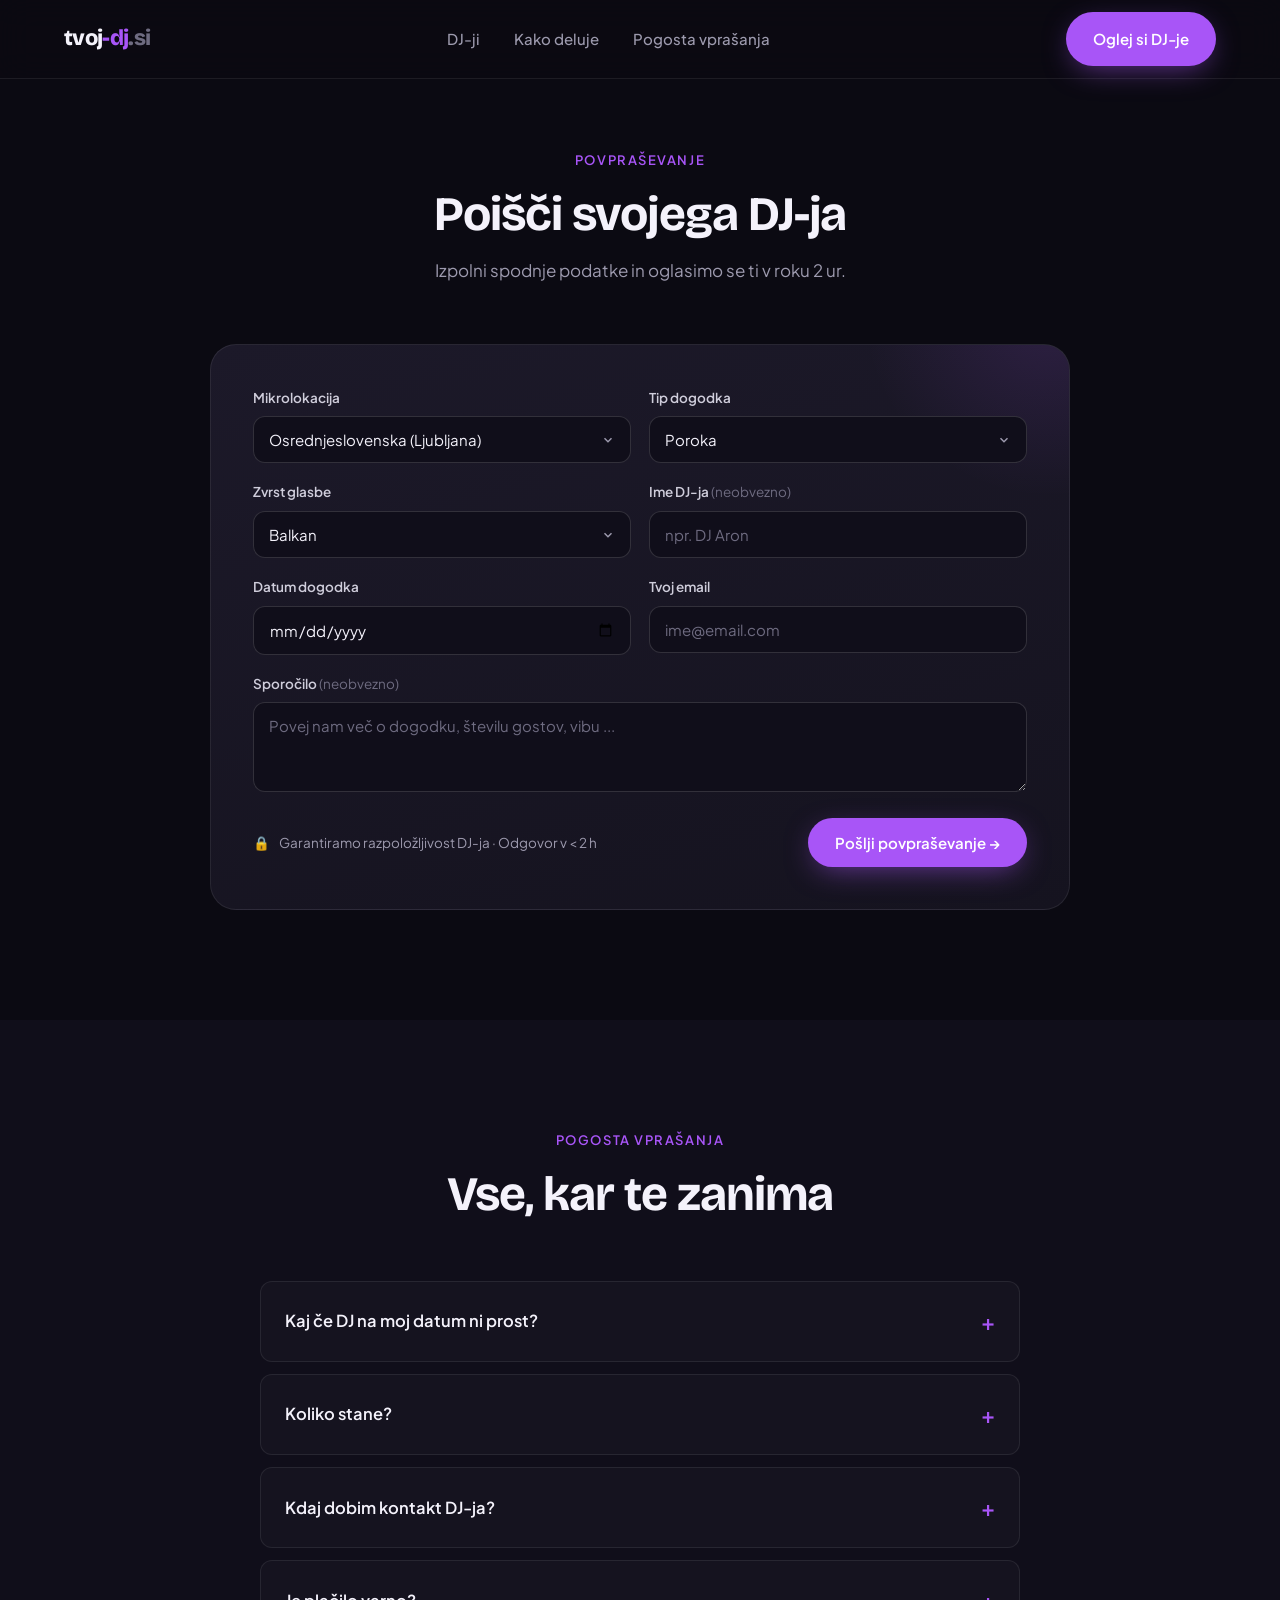
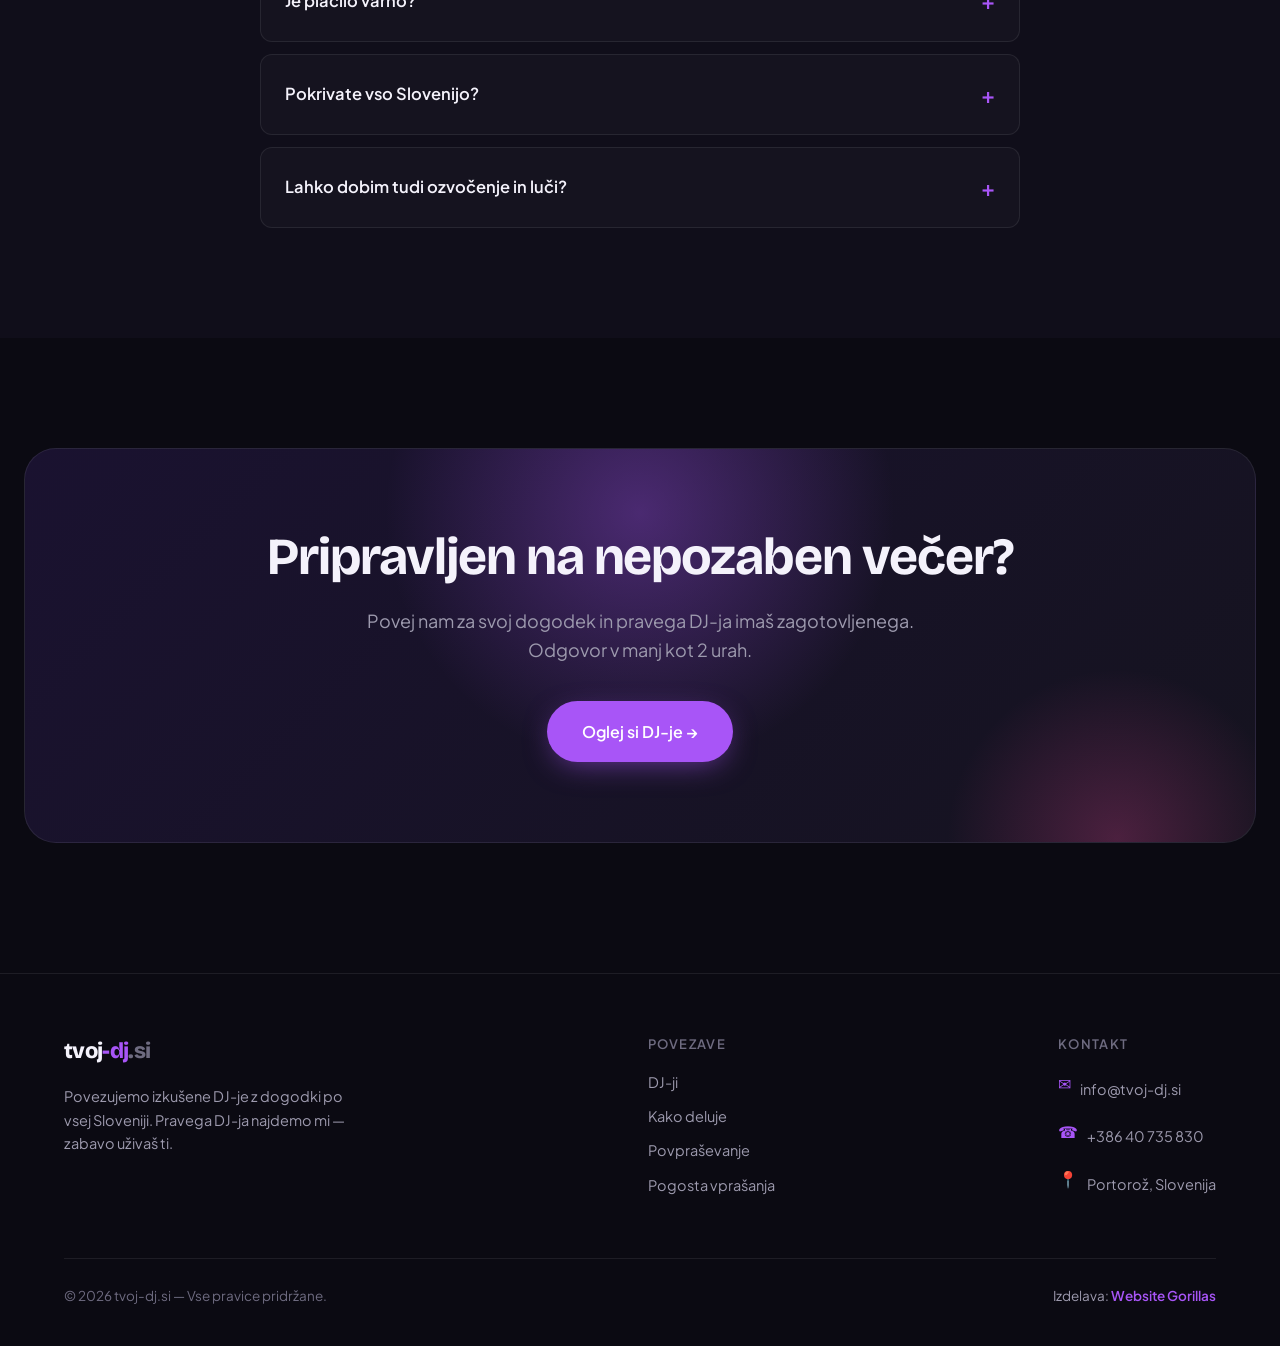
<file: povprasevanje.html>
<!DOCTYPE html>
<html lang="sl">
<head>
<meta charset="UTF-8">
<meta name="viewport" content="width=device-width, initial-scale=1.0">
<title>Povpraševanje — tvoj-dj.si</title>
<meta name="description" content="Pošlji povpraševanje za DJ-ja. Izberi lokacijo, tip dogodka in zvrst glasbe. Odgovor v manj kot 2 urah.">
<link rel="icon" href="data:image/svg+xml,<svg xmlns='http://www.w3.org/2000/svg' viewBox='0 0 100 100'><rect width='100' height='100' rx='22' fill='%230B0A12'/><text x='50' y='68' font-size='58' font-weight='800' fill='%23A855F7' text-anchor='middle' font-family='Arial'>dj</text></svg>">
<link rel="preconnect" href="https://fonts.googleapis.com">
<link rel="preconnect" href="https://fonts.gstatic.com" crossorigin>
<link href="https://fonts.googleapis.com/css2?family=Bricolage+Grotesque:opsz,wght@12..96,500;12..96,600;12..96,700;12..96,800&family=Plus+Jakarta+Sans:wght@400;500;600;700&display=swap" rel="stylesheet">
<link rel="stylesheet" href="assets/css/style.css">
</head>
<body>

<!-- NAV -->
<nav id="nav" class="scrolled">
  <div class="wrap nav-inner">
    <a href="index.html" class="logo">tvoj<span class="a">-dj</span><span class="b">.si</span></a>
    <div class="nav-links">
      <a href="dj-ji.html">DJ-ji</a>
      <a href="index.html#kako">Kako deluje</a>
      <a href="index.html#faq">Pogosta vprašanja</a>
    </div>
    <div class="nav-cta">
      <a href="dj-ji.html" class="btn btn-primary">Oglej si DJ-je</a>
    </div>
  </div>
</nav>

<!-- POVPRAŠEVANJE -->
<section class="section-pad" style="padding-top:150px">
  <div class="wrap">
    <div class="section-head">
      <div class="eyebrow">Povpraševanje</div>
      <h2>Poišči svojega DJ-ja</h2>
      <p>Izpolni spodnje podatke in oglasimo se ti v roku 2 ur.</p>
    </div>
    <div class="form-wrap">
      <div class="form-card">
        <div id="formFields">
          <div class="form-grid">
            <div class="fg">
              <label>Mikrolokacija</label>
              <select>
                <option>Osrednjeslovenska (Ljubljana)</option>
                <option>Obalno-kraška (Koper, Portorož)</option>
                <option>Gorenjska (Kranj, Bled)</option>
                <option>Savinjska (Celje, Velenje)</option>
                <option>Podravska (Maribor, Ptuj)</option>
                <option>Goriška (Nova Gorica)</option>
                <option>Jugovzhodna Slovenija (Novo mesto)</option>
                <option>Pomurska (Murska Sobota)</option>
                <option>Primorsko-notranjska (Postojna)</option>
                <option>Zasavska (Trbovlje)</option>
                <option>Posavska (Krško, Brežice)</option>
                <option>Koroška (Slovenj Gradec)</option>
                <option>Cela Slovenija</option>
              </select>
            </div>
            <div class="fg">
              <label>Tip dogodka</label>
              <select><option>Poroka</option><option>Rojstni dan</option><option>Korporativni dogodek</option><option>Klubska noč</option><option>Zasebna zabava</option><option>Hotel / Resort</option></select>
            </div>
            <div class="fg">
              <label>Zvrst glasbe</label>
              <select>
                <option>Balkan</option>
                <option>Slovenska glasba / Narodno-zabavna</option>
                <option>Pop / Komercialno</option>
                <option>House / Tech house</option>
                <option>Hip-hop / R&B / Trap</option>
                <option>Latino / Reggaeton</option>
                <option>Techno</option>
                <option>EDM / Dance</option>
                <option>Rock / Pop-rock</option>
                <option>Evergreen / 80s, 90s</option>
                <option>Open format / Mešano</option>
                <option>Ni pomembno / Po dogovoru</option>
              </select>
            </div>
            <div class="fg">
              <label>Ime DJ-ja <span style="color:var(--muted-2);font-weight:400">(neobvezno)</span></label>
              <input type="text" id="djNameField" placeholder="npr. DJ Aron">
            </div>
            <div class="fg">
              <label>Datum dogodka</label>
              <input type="date">
            </div>
            <div class="fg">
              <label>Tvoj email</label>
              <input type="email" placeholder="ime@email.com">
            </div>
            <div class="fg full">
              <label>Sporočilo <span style="color:var(--muted-2);font-weight:400">(neobvezno)</span></label>
              <textarea placeholder="Povej nam več o dogodku, številu gostov, vibu ..."></textarea>
            </div>
          </div>
          <div class="form-footer">
            <div class="trust"><span class="ic">🔒</span> Garantiramo razpoložljivost DJ-ja · Odgovor v &lt; 2 h</div>
            <button class="btn btn-primary" onclick="submitForm()">Pošlji povpraševanje →</button>
          </div>
        </div>
        <div class="form-success" id="formSuccess">
          <div class="check">✓</div>
          <h3>Hvala za povpraševanje!</h3>
          <p>Oglasimo se ti na email v roku 2 ur z razpoložljivostjo in ponudbo.</p>
        </div>
      </div>
    </div>
  </div>
</section>

<!-- FAQ -->
<section id="faq" class="section-pad" style="background:var(--bg-2)">
  <div class="wrap">
    <div class="section-head">
      <div class="eyebrow">Pogosta vprašanja</div>
      <h2>Vse, kar te zanima</h2>
    </div>
    <div class="faq-wrap">
      <details class="faq"><summary>Kaj če DJ na moj datum ni prost?<span class="plus">+</span></summary>
        <div class="ans">Brez skrbi — če tvoj prvi izbor ni prost, ti predlagamo ustrezno zamenjavo iz naše ekipe, ki ustreza istemu vibu in žanru. Garantiramo, da boš dobil DJ-ja, 100 %.</div></details>
      <details class="faq"><summary>Koliko stane?<span class="plus">+</span></summary>
        <div class="ans">Cena je odvisna od tipa dogodka, trajanja, lokacije in izbranega DJ-ja. Povpraševanje je popolnoma brezplačno in te k ničemur ne zavezuje — pošljemo ti jasno ponudbo.</div></details>
      <details class="faq"><summary>Kdaj dobim kontakt DJ-ja?<span class="plus">+</span></summary>
        <div class="ans">Takoj po plačilu avansa. Avans zaklene tvoj termin, nato ti samodejno pošljemo direktni kontakt DJ-ja, ki te bo kontaktiral pred dogodkom za koordinacijo.</div></details>
      <details class="faq"><summary>Je plačilo varno?<span class="plus">+</span></summary>
        <div class="ans">Da. Plačilo poteka prek Stripe — varne, mednarodno priznane platforme. Ni ti treba deliti podatkov kartice z DJ-jem in ne potrebuješ IBAN-a.</div></details>
      <details class="faq"><summary>Pokrivate vso Slovenijo?<span class="plus">+</span></summary>
        <div class="ans">Da, organiziramo DJ-je po vsej Sloveniji. Še posebej dobro pokrivamo Obalo in Portorož, kjer smo doma.</div></details>
      <details class="faq"><summary>Lahko dobim tudi ozvočenje in luči?<span class="plus">+</span></summary>
        <div class="ans">Seveda. Ozvočenje in osvetlitev lahko vključimo kot usklajen paket, tako da je vse od zvoka do svetlobe iz ene roke in brez tehničnih zapletov.</div></details>
    </div>
  </div>
</section>

<!-- FINAL CTA -->
<section class="section-pad" style="padding-bottom:30px">
  <div class="final">
    <video class="final-video" autoplay muted loop playsinline>
      <source src="assets/media/hero.mp4" type="video/mp4">
    </video>
    <div class="final-inner">
      <h2>Pripravljen na nepozaben večer?</h2>
      <p>Povej nam za svoj dogodek in pravega DJ-ja imaš zagotovljenega. Odgovor v manj kot 2 urah.</p>
      <a href="dj-ji.html" class="btn btn-primary btn-lg">Oglej si DJ-je →</a>
    </div>
  </div>
</section>

<!-- FOOTER -->
<footer>
  <div class="wrap">
    <div class="foot-grid">
      <div class="foot-brand">
        <a href="index.html" class="logo">tvoj<span class="a">-dj</span><span class="b">.si</span></a>
        <p>Povezujemo izkušene DJ-je z dogodki po vsej Sloveniji. Pravega DJ-ja najdemo mi — zabavo uživaš ti.</p>
      </div>
      <div class="foot-col">
        <h4>Povezave</h4>
        <a href="dj-ji.html">DJ-ji</a>
        <a href="index.html#kako">Kako deluje</a>
        <a href="povprasevanje.html">Povpraševanje</a>
        <a href="index.html#faq">Pogosta vprašanja</a>
      </div>
      <div class="foot-col">
        <h4>Kontakt</h4>
        <a href="mailto:info@tvoj-dj.si"><span class="ic">✉</span>info@tvoj-dj.si</a>
        <a href="tel:+38640735830"><span class="ic">☎</span>+386 40 735 830</a>
        <span><span class="ic">📍</span>Portorož, Slovenija</span>
      </div>
    </div>
    <div class="foot-bottom">
      <span>© 2026 tvoj-dj.si — Vse pravice pridržane.</span>
      <span class="gorillas">Izdelava: <a href="https://www.websitegorillas.si/" target="_blank" rel="noopener"><b>Website Gorillas</b></a></span>
    </div>
  </div>
</footer>

<script src="assets/js/form.js"></script>
<script>
  // prenos imena DJ-ja iz URL-ja (?dj=DJ%20Aron)
  const params = new URLSearchParams(window.location.search);
  const djName = params.get('dj');
  if (djName) document.getElementById('djNameField').value = djName;
</script>
<script src="assets/js/video.js"></script>
</body>
</html>
</file>
<file: assets/css/style.css>
:root{
  --bg:#0B0A12;
  --bg-2:#100E1A;
  --surface:#15131F;
  --surface-2:#1C1929;
  --inset:#211D31;
  --border:rgba(255,255,255,0.08);
  --border-2:rgba(255,255,255,0.14);
  --accent:#A855F7;
  --accent-2:#EC4899;
  --accent-soft:rgba(168,85,247,0.14);
  --text:#F4F2FB;
  --muted:#9D9AAE;
  --muted-2:#6E6B80;
  --radius:20px;
  --radius-sm:12px;
  --display:'Bricolage Grotesque',sans-serif;
  --body:'Plus Jakarta Sans',sans-serif;
  --maxw:1200px;
}
*{margin:0;padding:0;box-sizing:border-box}
html{scroll-behavior:smooth}
body{
  background:var(--bg);
  color:var(--text);
  font-family:var(--body);
  line-height:1.6;
  -webkit-font-smoothing:antialiased;
  overflow-x:hidden;
}
a{color:inherit;text-decoration:none}
h1,h2,h3{font-family:var(--display);font-weight:700;line-height:1.08;letter-spacing:-0.02em}
.wrap{max-width:var(--maxw);margin:0 auto;padding:0 24px}
.eyebrow{
  font-family:var(--body);font-weight:600;font-size:13px;letter-spacing:0.12em;
  text-transform:uppercase;color:var(--accent);margin-bottom:18px;
}
.btn{
  display:inline-flex;align-items:center;gap:8px;font-family:var(--body);
  font-weight:600;font-size:15px;padding:14px 26px;border-radius:999px;
  cursor:pointer;border:1px solid transparent;transition:.22s ease;white-space:nowrap;
}
.btn-primary{background:var(--accent);color:#fff;box-shadow:0 8px 30px -8px rgba(168,85,247,.6)}
.btn-primary:hover{background:#9333EA;transform:translateY(-2px);box-shadow:0 14px 40px -10px rgba(168,85,247,.7)}
.btn-ghost{background:rgba(255,255,255,.06);color:#fff;border-color:var(--border-2);backdrop-filter:blur(8px)}
.btn-ghost:hover{background:rgba(255,255,255,.12);transform:translateY(-2px)}
.btn-lg{padding:17px 34px;font-size:16px}

/* ---------- NAV ---------- */
nav{
  position:fixed;top:0;left:0;right:0;z-index:100;
  padding:18px 0;transition:.3s ease;
}
nav.scrolled{background:rgba(11,10,18,.82);backdrop-filter:blur(16px);border-bottom:1px solid var(--border);padding:12px 0}
.nav-inner{display:flex;align-items:center;justify-content:space-between}
.logo{font-family:var(--display);font-weight:800;font-size:22px;letter-spacing:-0.03em}
.logo .a{color:var(--accent)}
.logo .b{color:var(--muted-2)}
.nav-links{display:flex;align-items:center;gap:34px}
.nav-links a{font-size:15px;color:var(--muted);font-weight:500;transition:.2s}
.nav-links a:hover{color:var(--text)}
.nav-cta{display:flex;align-items:center;gap:18px}
.menu-btn{display:none;background:none;border:none;color:#fff;font-size:26px;cursor:pointer}
@media(max-width:860px){
  .nav-links{display:none}
  .menu-btn{display:none}
  .nav-cta .btn{display:inline-flex;padding:9px 16px;font-size:13px}
}

/* ---------- HERO ---------- */
.hero{position:relative;min-height:100vh;display:flex;align-items:center;overflow:hidden}
.hero video{position:absolute;inset:0;width:100%;height:100%;object-fit:cover;z-index:0}
.hero-overlay{position:absolute;inset:0;z-index:1;
  background:
    radial-gradient(120% 90% at 50% 10%, rgba(11,10,18,.30) 0%, rgba(11,10,18,.72) 55%, rgba(11,10,18,.96) 100%),
    linear-gradient(180deg, rgba(11,10,18,.55) 0%, rgba(11,10,18,.30) 40%, var(--bg) 100%);
}
.hero-content{position:relative;z-index:2;width:100%;padding:120px 0 80px;text-align:center}
.badge{
  display:inline-flex;align-items:center;gap:9px;font-size:13.5px;font-weight:600;
  padding:8px 18px;border-radius:999px;color:#EFD9FF;
  background:var(--accent-soft);border:1px solid rgba(168,85,247,.3);margin-bottom:30px;
}
.badge .dot{width:8px;height:8px;border-radius:50%;background:#22C55E;box-shadow:0 0 10px #22C55E;animation:pulse-dot 2s ease-in-out infinite}
@keyframes pulse-dot{0%,100%{opacity:1;box-shadow:0 0 8px #22C55E}50%{opacity:.5;box-shadow:0 0 16px #22C55E}}
.hero h1{
  font-size:clamp(38px,6.2vw,76px);max-width:14ch;margin:0 auto 26px;font-weight:800;
}
.hero h1 .grad{
  background:linear-gradient(100deg,#C77DFF 0%,#A855F7 40%,#EC4899 100%);
  -webkit-background-clip:text;background-clip:text;-webkit-text-fill-color:transparent;
}
.hero p.sub{font-size:clamp(16px,1.7vw,20px);color:#CFCDDB;max-width:60ch;margin:0 auto 40px;font-weight:400}
.hero-ctas{display:flex;gap:14px;justify-content:center;flex-wrap:wrap}

/* page-load reveal */
.reveal{opacity:0;transform:translateY(22px);animation:rise .8s cubic-bezier(.2,.7,.2,1) forwards}
@keyframes rise{to{opacity:1;transform:none}}
.d1{animation-delay:.05s}.d2{animation-delay:.18s}.d3{animation-delay:.31s}.d4{animation-delay:.44s}.d5{animation-delay:.57s}
@media(prefers-reduced-motion:reduce){.reveal{animation:none;opacity:1;transform:none}}

/* ---------- SECTION SHELL ---------- */
section{position:relative}
.section-pad{padding:110px 0}
.section-head{text-align:center;max-width:680px;margin:0 auto 60px}
.section-head h2{font-size:clamp(30px,4vw,48px);margin-bottom:16px}
.section-head p{color:var(--muted);font-size:17px}

/* ---------- KAKO DELUJE ---------- */
.steps-grid{display:grid;grid-template-columns:repeat(4,1fr);gap:20px}
@media(max-width:980px){.steps-grid{grid-template-columns:repeat(2,1fr)}}
@media(max-width:560px){.steps-grid{grid-template-columns:1fr}}
.step-card{
  background:linear-gradient(165deg,var(--surface-2) 0%,var(--surface) 100%);
  border:1px solid var(--border);border-radius:var(--radius);padding:26px 24px;
  position:relative;overflow:hidden;transition:.28s ease;
  display:flex;flex-direction:column;
}
.step-card:hover{transform:translateY(-5px);border-color:rgba(168,85,247,.35)}
.step-card::before{content:"";position:absolute;inset:0;background:radial-gradient(80% 60% at 0 0,var(--accent-soft),transparent 70%);opacity:0;transition:.3s}
.step-card:hover::before{opacity:1}
.step-top{display:flex;align-items:flex-start;gap:16px}
.step-num{
  font-family:var(--display);font-weight:800;font-size:30px;line-height:1;
  background:var(--inset);color:var(--accent);padding:12px 14px;border-radius:14px;
  border:1px solid rgba(168,85,247,.22);flex-shrink:0;
}
.step-card h3{font-size:20px;font-weight:700;padding-top:6px}
.step-card p{color:var(--muted);font-size:14.5px;margin-top:16px}
.steps-note{
  text-align:center;margin-top:38px;color:var(--muted);font-size:15px;
  display:flex;align-items:center;justify-content:center;gap:10px;flex-wrap:wrap;
}
.steps-note b{color:var(--text);font-weight:600}
.steps-note .ic{color:var(--accent)}

/* ---------- FORM ---------- */
.form-wrap{max-width:860px;margin:0 auto}
.form-card{
  background:linear-gradient(165deg,var(--surface-2),var(--surface));
  border:1px solid var(--border);border-radius:26px;padding:42px;position:relative;overflow:hidden;
}
.form-card::after{content:"";position:absolute;top:-40%;right:-20%;width:380px;height:380px;
  background:radial-gradient(circle,var(--accent-soft),transparent 70%);pointer-events:none}
.form-grid{display:grid;grid-template-columns:1fr 1fr;gap:18px;position:relative;z-index:1}
.fg{display:flex;flex-direction:column;gap:8px}
.fg.full{grid-column:1/-1}
@media(max-width:640px){.form-grid{grid-template-columns:1fr}.form-card{padding:28px 22px}}
.fg label{font-size:13.5px;font-weight:600;color:#CFCDDB}
.fg input,.fg select,.fg textarea{
  font-family:var(--body);font-size:15px;color:var(--text);
  background:var(--bg-2);border:1px solid var(--border-2);border-radius:12px;
  padding:13px 15px;transition:.2s;width:100%;
}
.fg textarea{resize:vertical;min-height:90px}
.fg input::placeholder,.fg textarea::placeholder{color:var(--muted-2)}
.fg select{appearance:none;cursor:pointer;
  background-image:url("data:image/svg+xml,%3Csvg xmlns='http://www.w3.org/2000/svg' width='14' height='14' viewBox='0 0 24 24' fill='none' stroke='%239D9AAE' stroke-width='2.5'%3E%3Cpath d='M6 9l6 6 6-6'/%3E%3C/svg%3E");
  background-repeat:no-repeat;background-position:right 15px center;padding-right:40px;}
.fg input:focus,.fg select:focus,.fg textarea:focus{outline:none;border-color:var(--accent);box-shadow:0 0 0 3px var(--accent-soft)}
.form-footer{display:flex;align-items:center;justify-content:space-between;gap:18px;margin-top:26px;position:relative;z-index:1;flex-wrap:wrap}
.trust{display:flex;align-items:center;gap:9px;font-size:13.5px;color:var(--muted)}
.trust .ic{color:var(--accent)}
.form-success{display:none;text-align:center;padding:30px 10px;position:relative;z-index:1}
.form-success .check{width:64px;height:64px;border-radius:50%;background:var(--accent-soft);
  border:1px solid rgba(168,85,247,.3);display:flex;align-items:center;justify-content:center;
  margin:0 auto 20px;font-size:30px;color:var(--accent)}
.form-success h3{font-size:24px;margin-bottom:10px}
.form-success p{color:var(--muted)}

/* ---------- GALLERY ---------- */
.filters{display:flex;gap:10px;justify-content:center;flex-wrap:wrap;margin-bottom:40px}
.chip{
  font-family:var(--body);font-size:14px;font-weight:500;padding:9px 18px;border-radius:999px;
  background:var(--surface);border:1px solid var(--border);color:var(--muted);cursor:pointer;transition:.2s;
}
.chip:hover{color:var(--text);border-color:var(--border-2)}
.chip.active{background:var(--accent);color:#fff;border-color:var(--accent)}
.dj-grid{display:grid;grid-template-columns:repeat(3,1fr);gap:22px}
@media(max-width:900px){.dj-grid{grid-template-columns:repeat(2,1fr)}}
@media(max-width:560px){.dj-grid{grid-template-columns:1fr}}
.dj-card{
  background:var(--surface);border:1px solid var(--border);border-radius:var(--radius);
  overflow:hidden;transition:.28s ease;cursor:pointer;
}
.dj-card:hover{transform:translateY(-6px);border-color:rgba(168,85,247,.4)}
.dj-photo{aspect-ratio:4/3;position:relative;display:flex;align-items:center;justify-content:center;overflow:hidden}.dj-photo::after{content:"";position:absolute;inset:0;background:linear-gradient(180deg,transparent 40%,rgba(0,0,0,.5))}
.g1{background:linear-gradient(140deg,#3B1E63,#A855F7)}
.g2{background:linear-gradient(140deg,#1E2C63,#3B8BD4)}
.g3{background:linear-gradient(140deg,#63234A,#EC4899)}
.g4{background:linear-gradient(140deg,#1E4D45,#1D9E75)}
.g5{background:linear-gradient(140deg,#5A2A18,#D85A30)}
.g6{background:linear-gradient(140deg,#2A2350,#7F77DD)}
.dj-info{padding:20px}
.dj-info h3{font-size:19px;font-weight:700;margin-bottom:4px}
.dj-info .genre{color:var(--accent);font-size:14px;font-weight:500;margin-bottom:14px}
.dj-tags{display:flex;gap:7px;flex-wrap:wrap}
.tag{font-size:12px;padding:4px 12px;border-radius:999px;background:var(--inset);color:var(--muted);border:1px solid var(--border)}

/* ---------- RIGHT DJ SECTION ---------- */
.split{display:grid;grid-template-columns:1fr 1fr;gap:60px;align-items:center}
@media(max-width:860px){.split{grid-template-columns:1fr;gap:40px}}
.split-img{border-radius:24px;overflow:hidden;position:relative;aspect-ratio:4/4.3}
.split-img img{width:100%;height:100%;object-fit:cover;display:block}
.split-img::after{content:"";position:absolute;inset:0;box-shadow:inset 0 0 120px 10px rgba(11,10,18,.5);border-radius:24px}
.split-img .glow{position:absolute;inset:-2px;border-radius:26px;background:linear-gradient(130deg,var(--accent),var(--accent-2));z-index:-1;filter:blur(22px);opacity:.45}
.split-text h2{font-size:clamp(28px,3.6vw,44px);margin-bottom:20px}
.split-text>p{color:var(--muted);font-size:16.5px;margin-bottom:30px}
.checklist{display:flex;flex-direction:column;gap:16px}
.checklist li{display:flex;gap:14px;align-items:flex-start;list-style:none;font-size:15.5px}
.check-ic{flex-shrink:0;width:26px;height:26px;border-radius:8px;background:var(--accent-soft);
  border:1px solid rgba(168,85,247,.3);display:flex;align-items:center;justify-content:center;
  color:var(--accent);font-size:15px;margin-top:1px}

/* ---------- FAQ ---------- */
.faq-wrap{max-width:760px;margin:0 auto;display:flex;flex-direction:column;gap:12px}
.faq{background:var(--surface);border:1px solid var(--border);border-radius:var(--radius-sm);overflow:hidden;transition:.2s}
.faq[open]{border-color:rgba(168,85,247,.3)}
.faq summary{
  list-style:none;cursor:pointer;padding:22px 24px;font-weight:600;font-size:16.5px;
  display:flex;align-items:center;justify-content:space-between;gap:16px;
}
.faq summary::-webkit-details-marker{display:none}
.faq summary .plus{color:var(--accent);font-size:22px;transition:.25s;flex-shrink:0}
.faq[open] summary .plus{transform:rotate(45deg)}
.faq .ans{padding:0 24px 24px;color:var(--muted);font-size:15.5px}

/* ---------- FINAL CTA ---------- */
.final{position:relative;overflow:hidden;border-radius:32px;margin:0 24px;
  background:linear-gradient(135deg,#1A1230,#15131F);border:1px solid var(--border)}
.final-video{position:absolute;inset:0;width:100%;height:100%;object-fit:cover;z-index:0;opacity:.45}
.final::before,.final::after{z-index:1}
.final-inner{position:relative;z-index:2}
.final-inner{position:relative;z-index:1;text-align:center;padding:80px 24px}
.final::before{content:"";position:absolute;width:600px;height:600px;left:50%;top:-60%;transform:translateX(-50%);
  background:radial-gradient(circle,rgba(168,85,247,.35),transparent 60%);pointer-events:none}
.final::after{content:"";position:absolute;width:400px;height:400px;right:-5%;bottom:-50%;
  background:radial-gradient(circle,rgba(236,72,153,.25),transparent 60%);pointer-events:none}
.final h2{font-size:clamp(30px,4.5vw,52px);margin-bottom:22px}
.final p{color:var(--muted);font-size:18px;margin-bottom:36px;max-width:46ch;margin-left:auto;margin-right:auto}

/* ---------- FOOTER ---------- */
footer{border-top:1px solid var(--border);margin-top:100px;padding:60px 0 40px}
.foot-grid{display:flex;justify-content:space-between;gap:40px;flex-wrap:wrap;margin-bottom:44px}
.foot-brand{max-width:300px}
.foot-brand .logo{margin-bottom:16px;display:inline-block}
.foot-brand p{color:var(--muted);font-size:14.5px}
.foot-col h4{font-family:var(--body);font-size:13px;letter-spacing:.1em;text-transform:uppercase;color:var(--muted-2);margin-bottom:16px;font-weight:600}
.foot-col a,.foot-col span{display:flex;align-items:center;gap:9px;color:var(--muted);font-size:14.5px;margin-bottom:11px;transition:.2s}
.foot-col a:hover{color:var(--accent)}
.foot-col .ic{color:var(--accent);font-size:16px}
.foot-bottom{border-top:1px solid var(--border);padding-top:26px;display:flex;justify-content:space-between;
  align-items:center;gap:16px;flex-wrap:wrap;font-size:13.5px;color:var(--muted-2)}
.foot-bottom .gorillas{color:var(--muted)}
.foot-bottom .gorillas b{color:var(--accent);font-weight:600}

/* tabler icons via inline svg use; fallback simple */
.ic svg{display:block}

/* DJ initials on gradient */
.dj-initials{font-family:var(--display);font-weight:800;font-size:46px;color:rgba(255,255,255,.92);position:relative;z-index:1}

/* MODAL */
.modal-backdrop{
  position:fixed;inset:0;z-index:1000;display:flex;align-items:center;justify-content:center;
  padding:24px;background:rgba(5,4,10,.7);backdrop-filter:blur(8px);
  opacity:0;visibility:hidden;transition:.28s ease;
}
.modal-backdrop.open{opacity:1;visibility:visible}
.modal-card{
  background:linear-gradient(165deg,var(--surface-2),var(--surface));
  border:1px solid var(--border-2);border-radius:24px;width:100%;max-width:640px;
  max-height:88vh;overflow-y:auto;position:relative;
  transform:scale(.94) translateY(12px);transition:.3s cubic-bezier(.2,.7,.2,1);
}
.modal-backdrop.open .modal-card{transform:none}
.modal-close{
  position:absolute;top:16px;right:16px;z-index:3;width:38px;height:38px;border-radius:50%;
  background:rgba(0,0,0,.4);border:1px solid var(--border-2);color:#fff;font-size:16px;
  cursor:pointer;display:flex;align-items:center;justify-content:center;transition:.2s;backdrop-filter:blur(6px);
}
.modal-close:hover{background:rgba(0,0,0,.7)}
.modal-photo{aspect-ratio:4/3;display:flex;align-items:center;justify-content:center;position:relative;border-radius:24px 24px 0 0}.modal-photo .dj-initials{font-size:72px}
.modal-photo::after{content:"";position:absolute;inset:0;background:linear-gradient(180deg,transparent 50%,rgba(0,0,0,.45));border-radius:24px 24px 0 0}
.modal-content{padding:30px}
.modal-content h3{font-size:28px;margin-bottom:6px}
.modal-genre{color:var(--accent);font-size:15px;font-weight:500;margin-bottom:20px}
.modal-bio{color:var(--muted);font-size:15.5px;line-height:1.7;margin-bottom:26px}
.modal-section{margin-bottom:22px}
.modal-section h4{font-family:var(--body);font-size:12px;letter-spacing:.1em;text-transform:uppercase;color:var(--muted-2);margin-bottom:12px;font-weight:600}

/* Prave fotke v kartici */
.dj-photo img{width:100%;height:100%;object-fit:cover;position:absolute;inset:0;z-index:0}

/* Fotka v modalu */
.modal-photo img{width:100%;height:100%;object-fit:cover;position:absolute;inset:0;border-radius:24px 24px 0 0}

/* Galerija thumbnailov v modalu */
.modal-gallery{display:flex;gap:8px;padding:14px 30px 0}
.modal-thumb{width:62px;height:48px;border-radius:8px;overflow:hidden;border:2px solid transparent;cursor:pointer;padding:0;background:none;transition:.2s;opacity:.6}
.modal-thumb img{width:100%;height:100%;object-fit:cover}
.modal-thumb:hover{opacity:1}
.modal-thumb.active{border-color:var(--accent);opacity:1}
.djs-cta{display:flex;justify-content:center;margin-top:44px}

/* Na mobi pokaži samo prve 3 kartice na home pageu */
@media(max-width:560px){
  #djGrid .dj-card:nth-child(n+4){display:none}
}
.foot-bottom .gorillas a{color:inherit;transition:.2s}
.foot-bottom .gorillas a:hover{color:var(--accent)}
</file>
